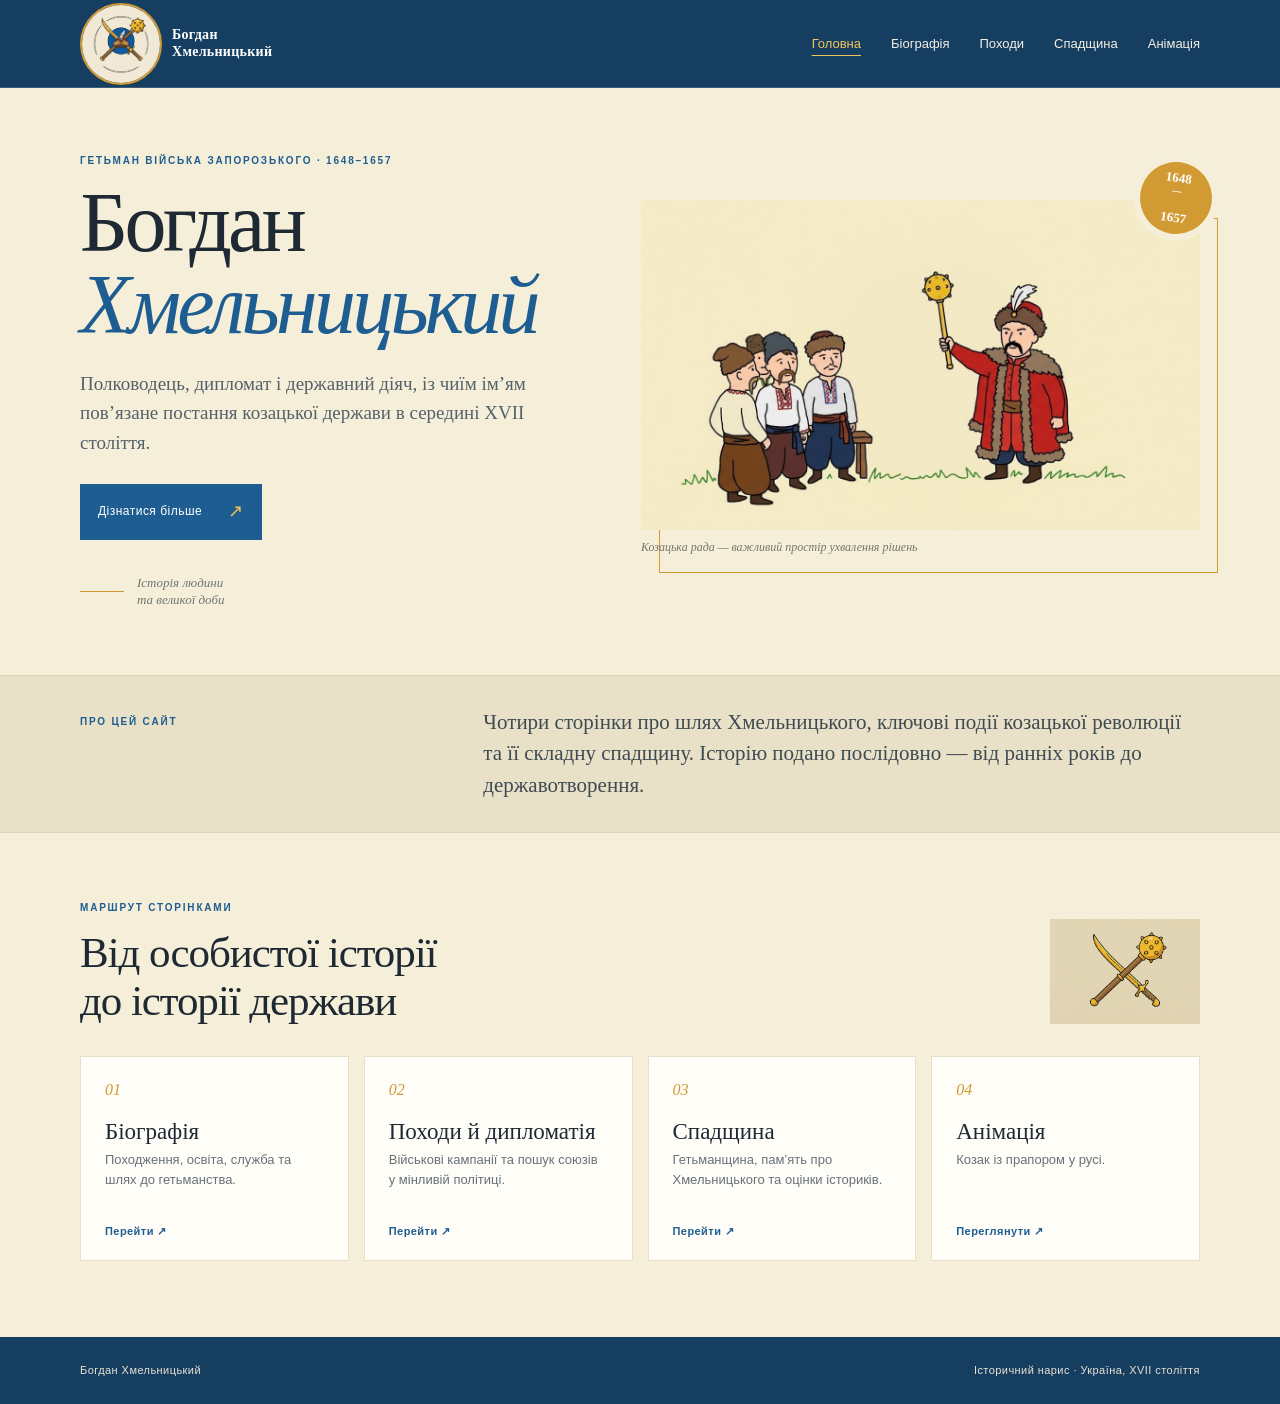
<file: index.html>
<!doctype html>
<html lang="uk">
<head>
  <meta charset="utf-8">
  <meta name="viewport" content="width=device-width, initial-scale=1">
  <meta name="theme-color" content="#f5efd9">
  <meta name="description" content="Історія Богдана Хмельницького, козацької революції та постання Гетьманщини.">
  <title>Богдан Хмельницький — Головна</title>
  <link rel="stylesheet" href="styles.css">
</head>
<body>
  <header class="site-header">
    <a class="brand" href="index.html"><img src="assets/логотип.jpg" alt="" class="brand-mark"><span>Богдан<br>Хмельницький</span></a>
    <button class="menu-toggle" aria-label="Відкрити меню" aria-expanded="false">Меню <span>☰</span></button>
    <nav class="main-nav" aria-label="Основна навігація">
      <a class="active" href="index.html">Головна</a><a href="biography.html">Біографія</a><a href="campaigns.html">Походи</a><a href="legacy.html">Спадщина</a><a href="animation.html">Анімація</a>
    </nav>
  </header>
  <main>
    <section class="hero wrap">
      <div class="hero-copy">
        <p class="eyebrow">Гетьман Війська Запорозького · 1648–1657</p>
        <h1>Богдан<br><em>Хмельницький</em></h1>
        <p class="lead">Полководець, дипломат і державний діяч, із чиїм ім’ям пов’язане постання козацької держави в середині XVII століття.</p>
        <a class="button" href="biography.html">Дізнатися більше <span aria-hidden="true">↗</span></a>
        <div class="hero-note"><span class="note-line"></span><span>Історія людини<br>та великої доби</span></div>
      </div>
      <figure class="hero-art"><img src="assets/козацька рада.jpg" alt="Козацький гетьман звертається до козаків на раді"><figcaption>Козацька рада — важливий простір ухвалення рішень</figcaption></figure>
      <div class="hero-seal" aria-hidden="true">1648<br><small>—</small><br>1657</div>
    </section>
    <section class="intro-band">
      <div class="wrap intro-grid"><p class="eyebrow">Про цей сайт</p><p class="intro-text">Чотири сторінки про шлях Хмельницького, ключові події козацької революції та її складну спадщину. Історію подано послідовно — від ранніх років до державотворення.</p></div>
    </section>
    <section class="wrap explore section-space">
      <div class="section-heading"><div><p class="eyebrow">Маршрут сторінками</p><h2>Від особистої історії<br>до історії держави</h2></div><img class="swords" src="assets/меч булава.jpg" alt="Перехрещені меч і булава"></div>
      <div class="card-grid">
        <a class="topic-card" href="biography.html"><span class="card-number">01</span><h3>Біографія</h3><p>Походження, освіта, служба та шлях до гетьманства.</p><span class="arrow">Перейти ↗</span></a>
        <a class="topic-card" href="campaigns.html"><span class="card-number">02</span><h3>Походи й дипломатія</h3><p>Військові кампанії та пошук союзів у мінливій політиці.</p><span class="arrow">Перейти ↗</span></a>
        <a class="topic-card" href="legacy.html"><span class="card-number">03</span><h3>Спадщина</h3><p>Гетьманщина, пам’ять про Хмельницького та оцінки істориків.</p><span class="arrow">Перейти ↗</span></a>
        <a class="topic-card" href="animation.html"><span class="card-number">04</span><h3>Анімація</h3><p>Козак із прапором у русі.</p><span class="arrow">Переглянути ↗</span></a>
      </div>
    </section>
  </main>
  <footer class="site-footer"><div class="wrap footer-inner"><span>Богдан Хмельницький</span><span>Історичний нарис · Україна, XVII століття</span></div></footer>
  <script src="script.js"></script>
</body>
</html>
</file>
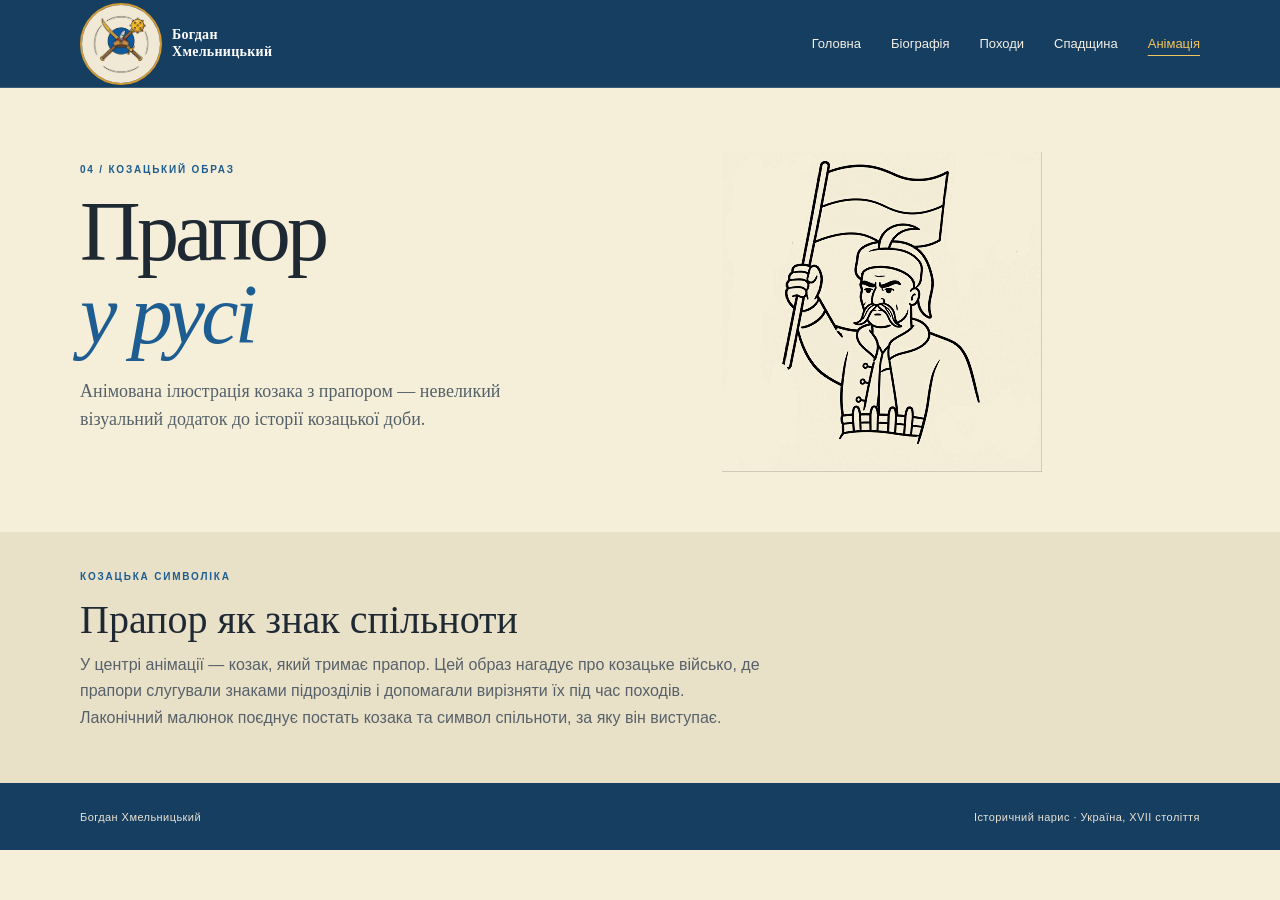
<file: animation.html>
<!doctype html>
<html lang="uk">
<head>
  <meta charset="utf-8">
  <meta name="viewport" content="width=device-width, initial-scale=1">
  <meta name="theme-color" content="#f5efd9">
  <meta name="description" content="Анімована ілюстрація козака з прапором.">
  <title>Анімація — Богдан Хмельницький</title>
  <link rel="stylesheet" href="styles.css">
</head>
<body>
  <header class="site-header">
    <a class="brand" href="index.html"><img src="assets/логотип.jpg" alt="" class="brand-mark"><span>Богдан<br>Хмельницький</span></a>
    <button class="menu-toggle" aria-label="Відкрити меню" aria-expanded="false">Меню <span>☰</span></button>
    <nav class="main-nav" aria-label="Основна навігація">
      <a href="index.html">Головна</a><a href="biography.html">Біографія</a><a href="campaigns.html">Походи</a><a href="legacy.html">Спадщина</a><a class="active" href="animation.html">Анімація</a>
    </nav>
  </header>
  <main>
    <section class="page-hero wrap animation-hero">
      <div><p class="eyebrow">04 / Козацький образ</p><h1>Прапор<br><em>у русі</em></h1><p class="lead">Анімована ілюстрація козака з прапором — невеликий візуальний додаток до історії козацької доби.</p></div>
      <figure class="gif-art"><img src="assets/gifpic.gif" alt="Анімований малюнок козака з прапором"></figure>
    </section>
    <section class="animation-note"><div class="wrap"><p class="eyebrow">Козацька символіка</p><h2>Прапор як знак спільноти</h2><p>У центрі анімації — козак, який тримає прапор. Цей образ нагадує про козацьке військо, де прапори слугували знаками підрозділів і допомагали вирізняти їх під час походів. Лаконічний малюнок поєднує постать козака та символ спільноти, за яку він виступає.</p></div></section>
  </main>
  <footer class="site-footer"><div class="wrap footer-inner"><span>Богдан Хмельницький</span><span>Історичний нарис · Україна, XVII століття</span></div></footer>
  <script src="script.js"></script>
</body>
</html>
</file>
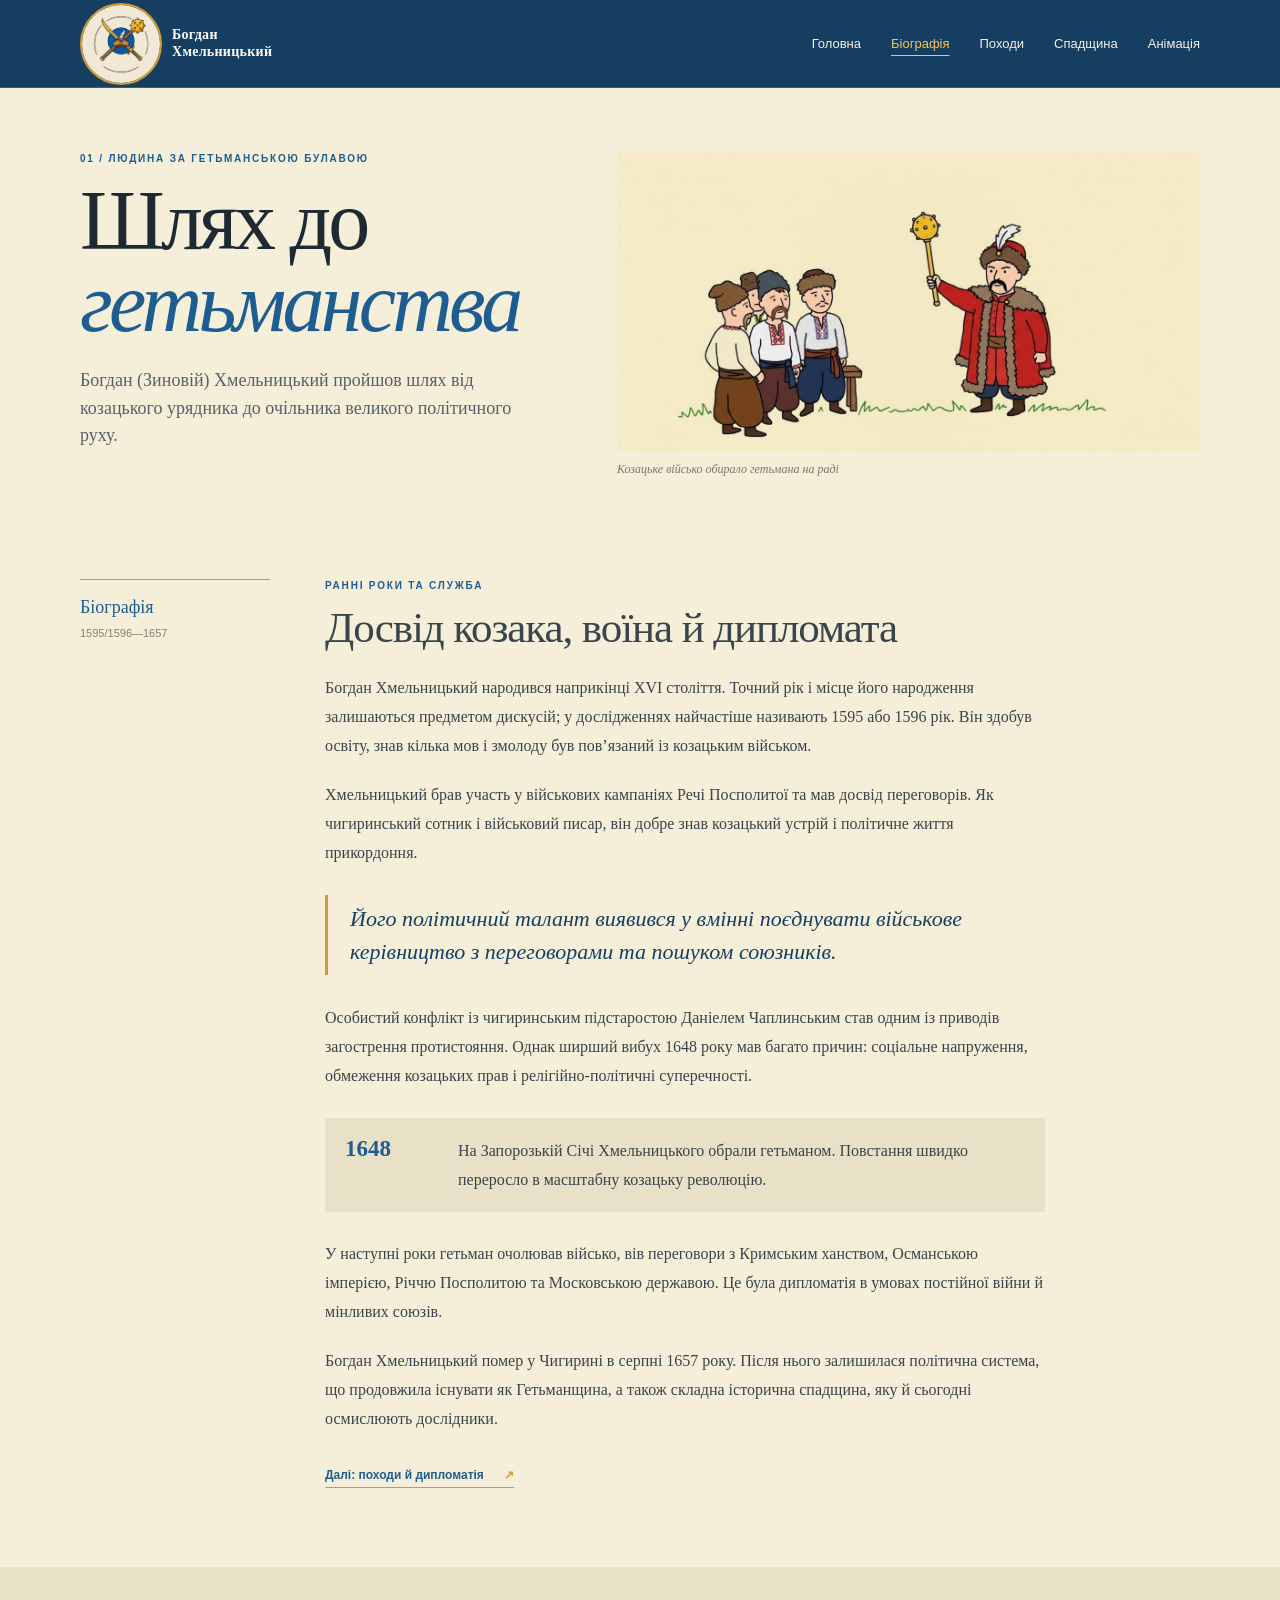
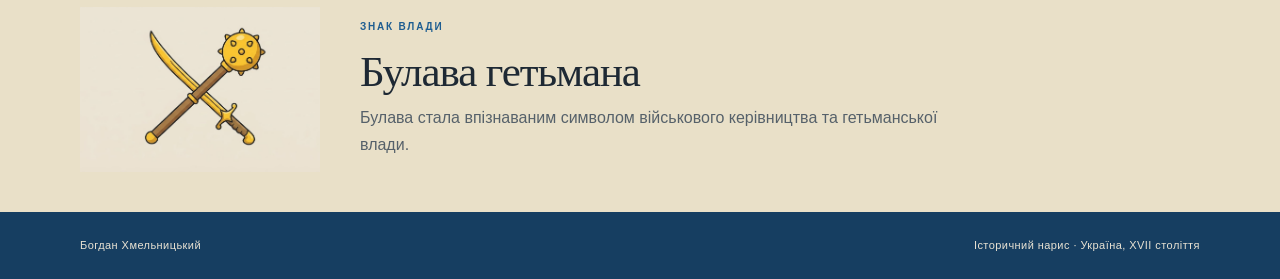
<file: biography.html>
<!doctype html>
<html lang="uk">
<head><meta charset="utf-8"><meta name="viewport" content="width=device-width, initial-scale=1"><meta name="theme-color" content="#f5efd9"><title>Біографія — Богдан Хмельницький</title><link rel="stylesheet" href="styles.css"></head>
<body>
  <header class="site-header"><a class="brand" href="index.html"><img src="assets/логотип.jpg" alt="" class="brand-mark"><span>Богдан<br>Хмельницький</span></a><button class="menu-toggle" aria-label="Відкрити меню" aria-expanded="false">Меню <span>☰</span></button><nav class="main-nav" aria-label="Основна навігація"><a href="index.html">Головна</a><a class="active" href="biography.html">Біографія</a><a href="campaigns.html">Походи</a><a href="legacy.html">Спадщина</a><a href="animation.html">Анімація</a></nav></header>
  <main>
    <section class="page-hero wrap"><div><p class="eyebrow">01 / Людина за гетьманською булавою</p><h1>Шлях до<br><em>гетьманства</em></h1><p class="lead">Богдан (Зиновій) Хмельницький пройшов шлях від козацького урядника до очільника великого політичного руху.</p></div><figure class="page-image"><img src="assets/козацька рада.jpg" alt="Гетьман із булавою на козацькій раді"><figcaption>Козацьке військо обирало гетьмана на раді</figcaption></figure></section>
    <section class="wrap reading-layout"><aside class="side-label">Біографія<br><span>1595/1596—1657</span></aside><article class="prose"><p class="eyebrow">Ранні роки та служба</p><h2>Досвід козака, воїна й дипломата</h2><p>Богдан Хмельницький народився наприкінці XVI століття. Точний рік і місце його народження залишаються предметом дискусій; у дослідженнях найчастіше називають 1595 або 1596 рік. Він здобув освіту, знав кілька мов і змолоду був пов’язаний із козацьким військом.</p><p>Хмельницький брав участь у військових кампаніях Речі Посполитої та мав досвід переговорів. Як чигиринський сотник і військовий писар, він добре знав козацький устрій і політичне життя прикордоння.</p><blockquote>Його політичний талант виявився у вмінні поєднувати військове керівництво з переговорами та пошуком союзників.</blockquote><p>Особистий конфлікт із чигиринським підстаростою Даніелем Чаплинським став одним із приводів загострення протистояння. Однак ширший вибух 1648 року мав багато причин: соціальне напруження, обмеження козацьких прав і релігійно-політичні суперечності.</p><div class="milestone"><span>1648</span><p>На Запорозькій Січі Хмельницького обрали гетьманом. Повстання швидко переросло в масштабну козацьку революцію.</p></div><p>У наступні роки гетьман очолював військо, вів переговори з Кримським ханством, Османською імперією, Річчю Посполитою та Московською державою. Це була дипломатія в умовах постійної війни й мінливих союзів.</p><p>Богдан Хмельницький помер у Чигирині в серпні 1657 року. Після нього залишилася політична система, що продовжила існувати як Гетьманщина, а також складна історична спадщина, яку й сьогодні осмислюють дослідники.</p><a class="text-link" href="campaigns.html">Далі: походи й дипломатія <span>↗</span></a></article></section>
    <section class="image-strip"><div class="wrap strip-grid"><img src="assets/меч булава.jpg" alt="Козацькі символи — меч і булава"><div><p class="eyebrow">Знак влади</p><h2>Булава гетьмана</h2><p>Булава стала впізнаваним символом військового керівництва та гетьманської влади.</p></div></div></section>
  </main><footer class="site-footer"><div class="wrap footer-inner"><span>Богдан Хмельницький</span><span>Історичний нарис · Україна, XVII століття</span></div></footer><script src="script.js"></script>
</body></html>
</file>
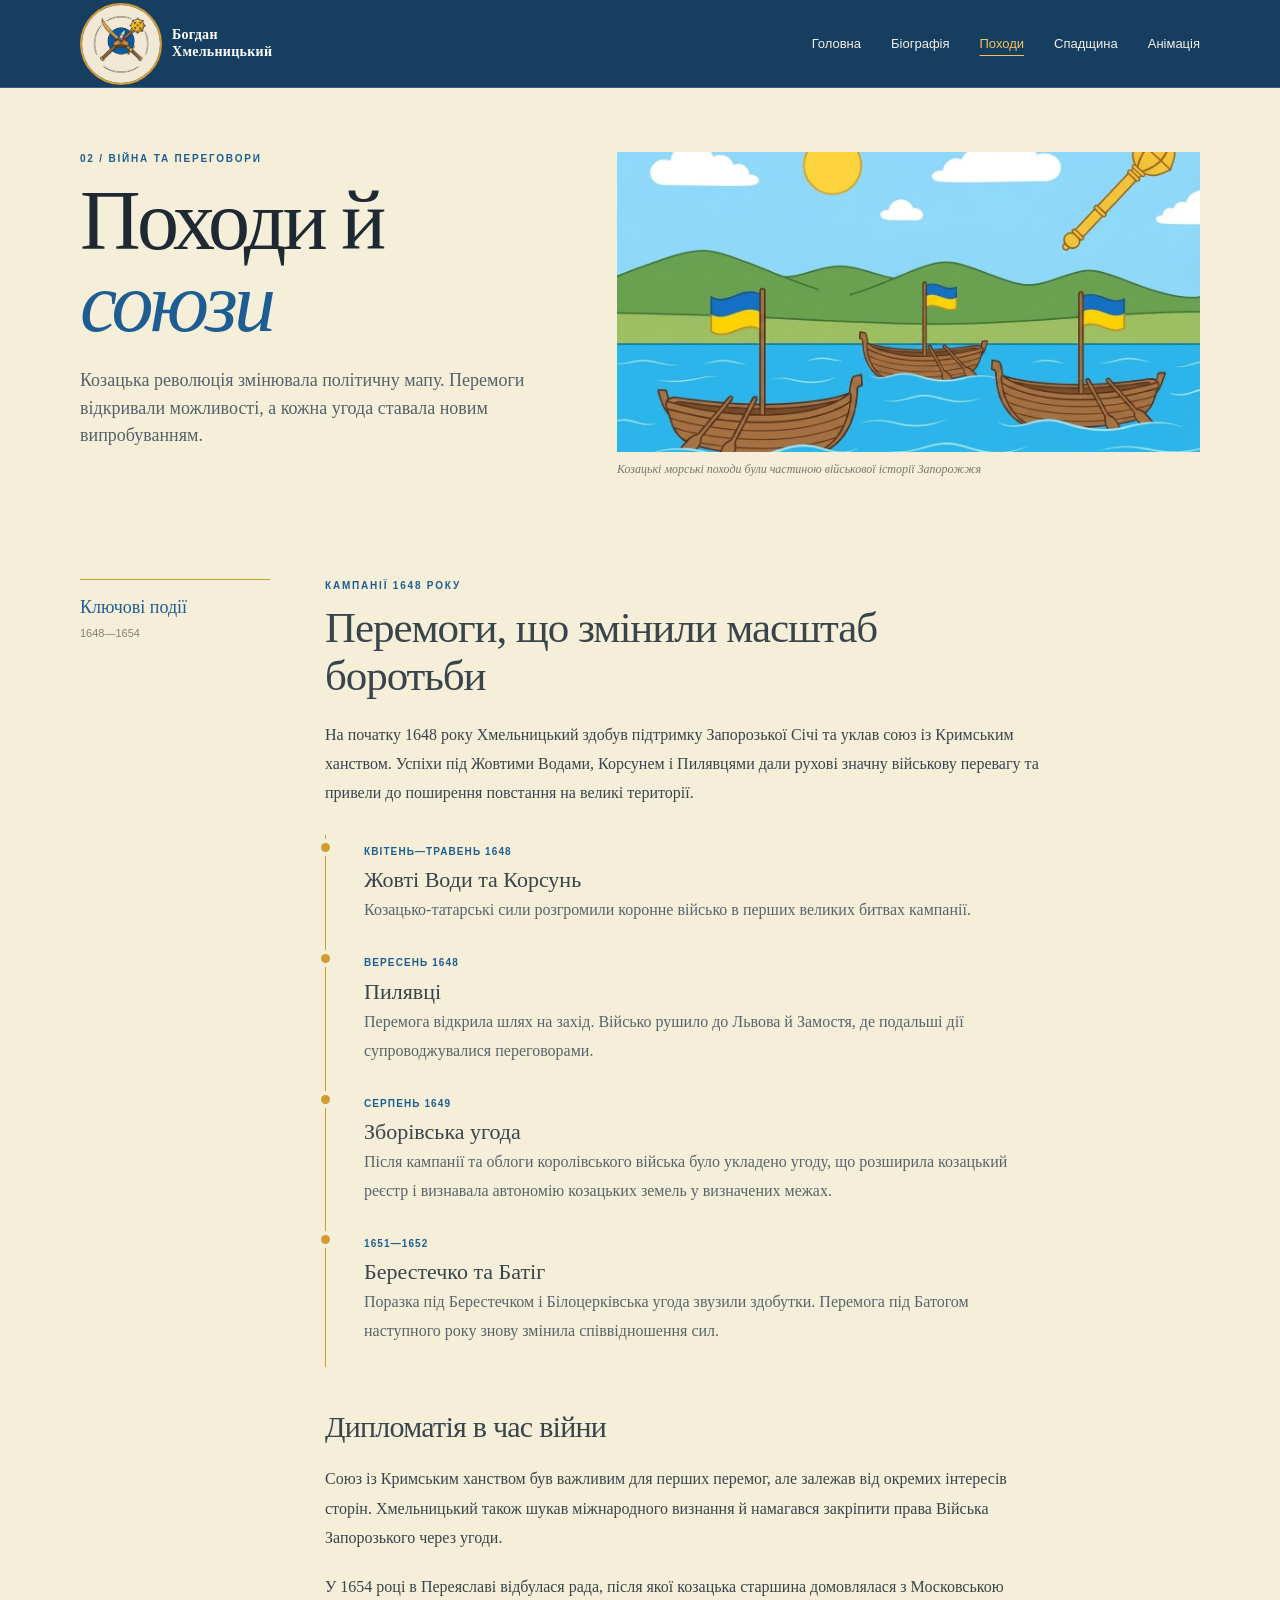
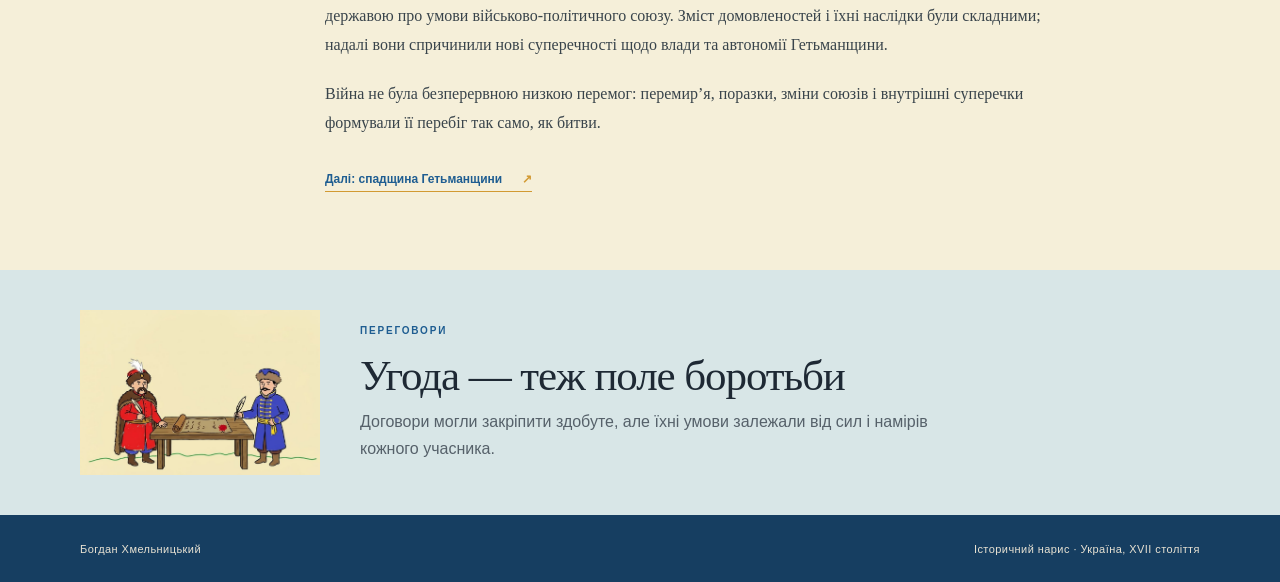
<file: campaigns.html>
<!doctype html>
<html lang="uk">
<head><meta charset="utf-8"><meta name="viewport" content="width=device-width, initial-scale=1"><meta name="theme-color" content="#f5efd9"><title>Походи й дипломатія — Богдан Хмельницький</title><link rel="stylesheet" href="styles.css"></head>
<body>
  <header class="site-header"><a class="brand" href="index.html"><img src="assets/логотип.jpg" alt="" class="brand-mark"><span>Богдан<br>Хмельницький</span></a><button class="menu-toggle" aria-label="Відкрити меню" aria-expanded="false">Меню <span>☰</span></button><nav class="main-nav" aria-label="Основна навігація"><a href="index.html">Головна</a><a href="biography.html">Біографія</a><a class="active" href="campaigns.html">Походи</a><a href="legacy.html">Спадщина</a><a href="animation.html">Анімація</a></nav></header>
  <main>
    <section class="page-hero wrap"><div><p class="eyebrow">02 / Війна та переговори</p><h1>Походи й<br><em>союзи</em></h1><p class="lead">Козацька революція змінювала політичну мапу. Перемоги відкривали можливості, а кожна угода ставала новим випробуванням.</p></div><figure class="page-image"><img src="assets/морський похід.jpg" alt="Козацькі човни на воді під прапорами"><figcaption>Козацькі морські походи були частиною військової історії Запорожжя</figcaption></figure></section>
    <section class="wrap reading-layout"><aside class="side-label">Ключові події<br><span>1648—1654</span></aside><article class="prose"><p class="eyebrow">Кампанії 1648 року</p><h2>Перемоги, що змінили масштаб боротьби</h2><p>На початку 1648 року Хмельницький здобув підтримку Запорозької Січі та уклав союз із Кримським ханством. Успіхи під Жовтими Водами, Корсунем і Пилявцями дали рухові значну військову перевагу та привели до поширення повстання на великі території.</p><div class="timeline"><div><span>Квітень—травень 1648</span><h3>Жовті Води та Корсунь</h3><p>Козацько-татарські сили розгромили коронне військо в перших великих битвах кампанії.</p></div><div><span>Вересень 1648</span><h3>Пилявці</h3><p>Перемога відкрила шлях на захід. Військо рушило до Львова й Замостя, де подальші дії супроводжувалися переговорами.</p></div><div><span>Серпень 1649</span><h3>Зборівська угода</h3><p>Після кампанії та облоги королівського війська було укладено угоду, що розширила козацький реєстр і визнавала автономію козацьких земель у визначених межах.</p></div><div><span>1651—1652</span><h3>Берестечко та Батіг</h3><p>Поразка під Берестечком і Білоцерківська угода звузили здобутки. Перемога під Батогом наступного року знову змінила співвідношення сил.</p></div></div><h2 class="subhead">Дипломатія в час війни</h2><p>Союз із Кримським ханством був важливим для перших перемог, але залежав від окремих інтересів сторін. Хмельницький також шукав міжнародного визнання й намагався закріпити права Війська Запорозького через угоди.</p><p>У 1654 році в Переяславі відбулася рада, після якої козацька старшина домовлялася з Московською державою про умови військово-політичного союзу. Зміст домовленостей і їхні наслідки були складними; надалі вони спричинили нові суперечності щодо влади та автономії Гетьманщини.</p><p>Війна не була безперервною низкою перемог: перемир’я, поразки, зміни союзів і внутрішні суперечки формували її перебіг так само, як битви.</p><a class="text-link" href="legacy.html">Далі: спадщина Гетьманщини <span>↗</span></a></article></section>
    <section class="image-strip blue-strip"><div class="wrap strip-grid"><img src="assets/мирний договир.jpg" alt="Козацький гетьман і представник іншої держави ведуть переговори за столом"><div><p class="eyebrow">Переговори</p><h2>Угода — теж поле боротьби</h2><p>Договори могли закріпити здобуте, але їхні умови залежали від сил і намірів кожного учасника.</p></div></div></section>
  </main><footer class="site-footer"><div class="wrap footer-inner"><span>Богдан Хмельницький</span><span>Історичний нарис · Україна, XVII століття</span></div></footer><script src="script.js"></script>
</body></html>
</file>
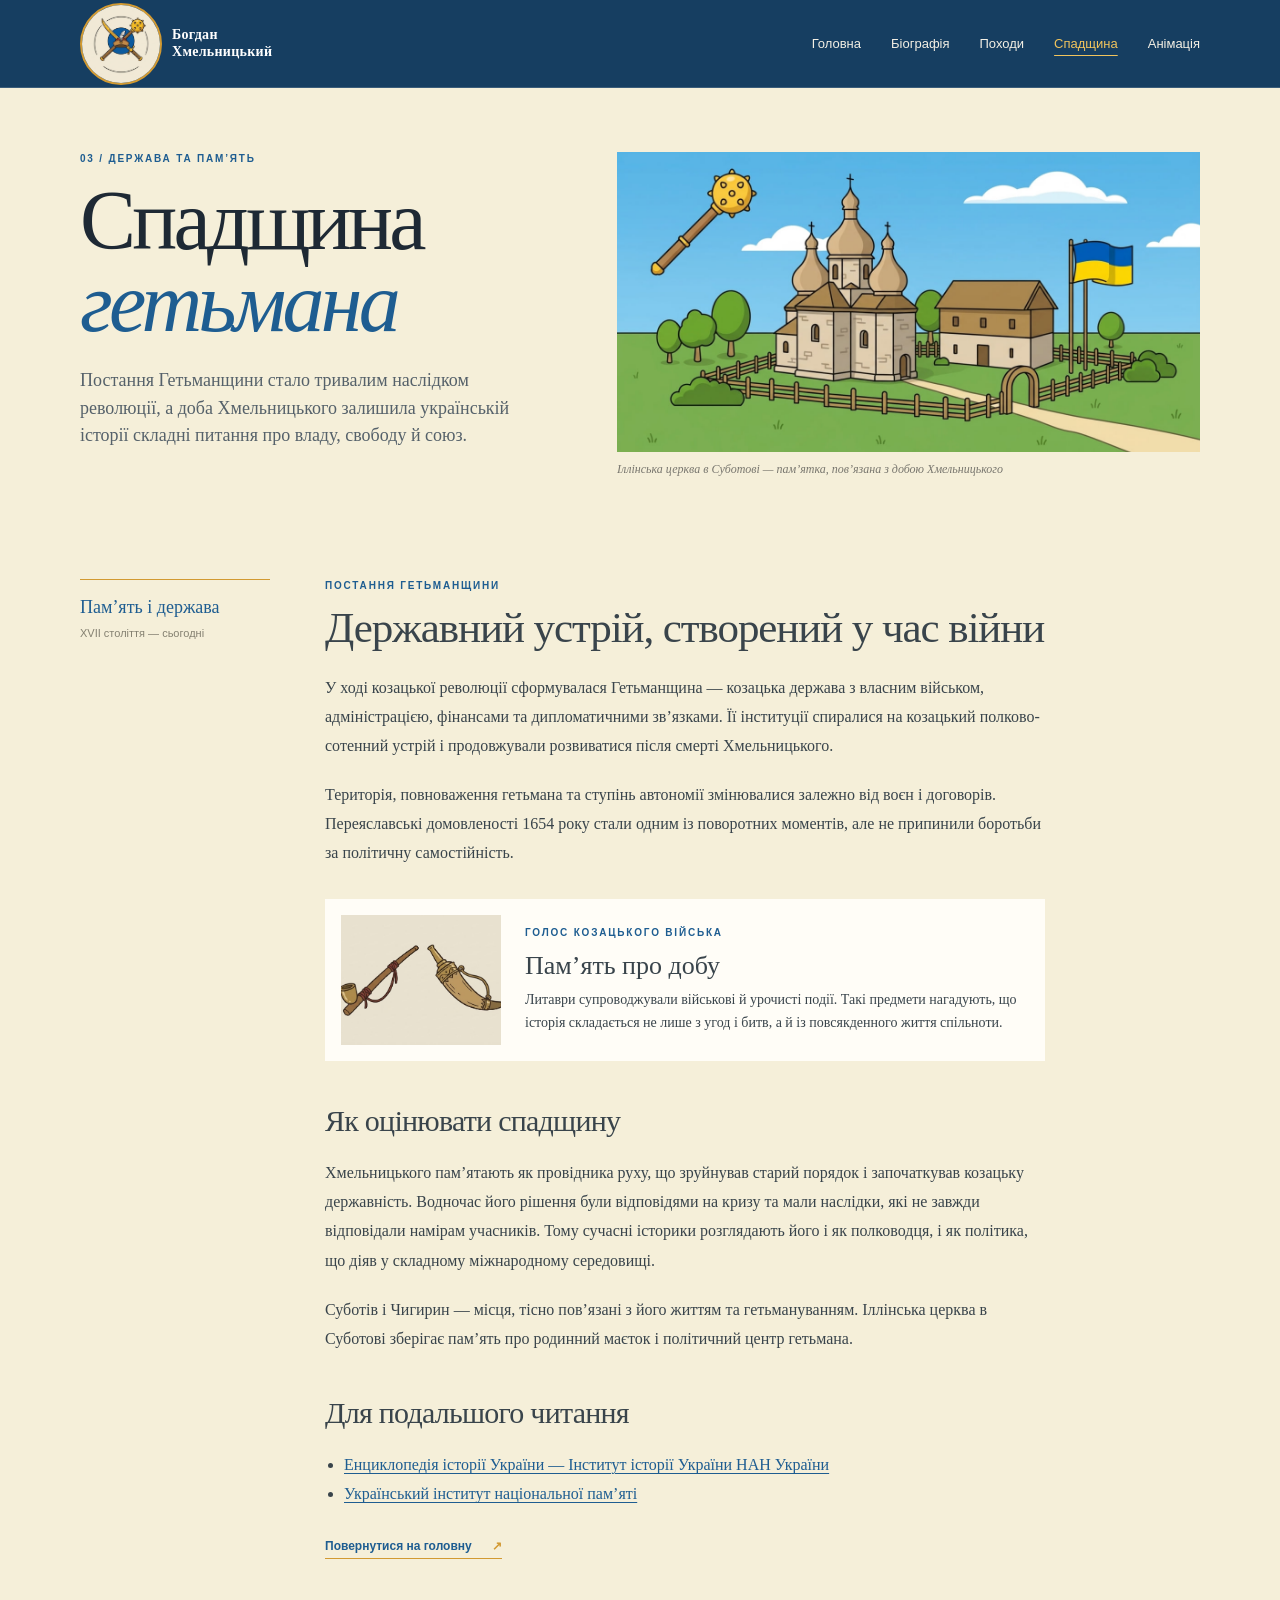
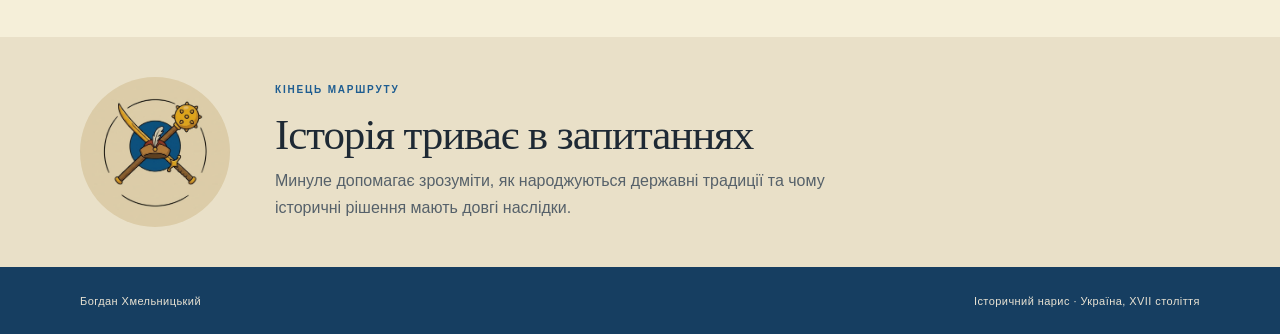
<file: legacy.html>
<!doctype html>
<html lang="uk">
<head><meta charset="utf-8"><meta name="viewport" content="width=device-width, initial-scale=1"><meta name="theme-color" content="#f5efd9"><title>Спадщина — Богдан Хмельницький</title><link rel="stylesheet" href="styles.css"></head>
<body>
  <header class="site-header"><a class="brand" href="index.html"><img src="assets/логотип.jpg" alt="" class="brand-mark"><span>Богдан<br>Хмельницький</span></a><button class="menu-toggle" aria-label="Відкрити меню" aria-expanded="false">Меню <span>☰</span></button><nav class="main-nav" aria-label="Основна навігація"><a href="index.html">Головна</a><a href="biography.html">Біографія</a><a href="campaigns.html">Походи</a><a class="active" href="legacy.html">Спадщина</a><a href="animation.html">Анімація</a></nav></header>
  <main>
    <section class="page-hero wrap"><div><p class="eyebrow">03 / Держава та пам’ять</p><h1>Спадщина<br><em>гетьмана</em></h1><p class="lead">Постання Гетьманщини стало тривалим наслідком революції, а доба Хмельницького залишила українській історії складні питання про владу, свободу й союз.</p></div><figure class="page-image"><img src="assets/іллінська церква.jpg" alt="Іллінська церква в Суботові серед зеленого подвір’я"><figcaption>Іллінська церква в Суботові — пам’ятка, пов’язана з добою Хмельницького</figcaption></figure></section>
    <section class="wrap reading-layout"><aside class="side-label">Пам’ять і держава<br><span>XVII століття — сьогодні</span></aside><article class="prose"><p class="eyebrow">Постання Гетьманщини</p><h2>Державний устрій, створений у час війни</h2><p>У ході козацької революції сформувалася Гетьманщина — козацька держава з власним військом, адміністрацією, фінансами та дипломатичними зв’язками. Її інституції спиралися на козацький полково-сотенний устрій і продовжували розвиватися після смерті Хмельницького.</p><p>Територія, повноваження гетьмана та ступінь автономії змінювалися залежно від воєн і договорів. Переяславські домовленості 1654 року стали одним із поворотних моментів, але не припинили боротьби за політичну самостійність.</p><div class="quote-card"><img src="assets/литаври.jpg" alt="Козацькі литаври та порохівниця"><div><p class="eyebrow">Голос козацького війська</p><h3>Пам’ять про добу</h3><p>Литаври супроводжували військові й урочисті події. Такі предмети нагадують, що історія складається не лише з угод і битв, а й із повсякденного життя спільноти.</p></div></div><h2 class="subhead">Як оцінювати спадщину</h2><p>Хмельницького пам’ятають як провідника руху, що зруйнував старий порядок і започаткував козацьку державність. Водночас його рішення були відповідями на кризу та мали наслідки, які не завжди відповідали намірам учасників. Тому сучасні історики розглядають його і як полководця, і як політика, що діяв у складному міжнародному середовищі.</p><p>Суботів і Чигирин — місця, тісно пов’язані з його життям та гетьмануванням. Іллінська церква в Суботові зберігає пам’ять про родинний маєток і політичний центр гетьмана.</p><h2 class="subhead">Для подальшого читання</h2><ul class="sources"><li><a href="https://history.org.ua/" target="_blank" rel="noreferrer">Енциклопедія історії України — Інститут історії України НАН України</a></li><li><a href="https://uinp.gov.ua/" target="_blank" rel="noreferrer">Український інститут національної пам’яті</a></li></ul><a class="text-link" href="index.html">Повернутися на головну <span>↗</span></a></article></section>
    <section class="closing"><div class="wrap closing-inner"><img src="assets/логотип.jpg" alt="Козацька емблема із шаблею, булавою та шапкою"><div><p class="eyebrow">Кінець маршруту</p><h2>Історія триває в запитаннях</h2><p>Минуле допомагає зрозуміти, як народжуються державні традиції та чому історичні рішення мають довгі наслідки.</p></div></div></section>
  </main><footer class="site-footer"><div class="wrap footer-inner"><span>Богдан Хмельницький</span><span>Історичний нарис · Україна, XVII століття</span></div></footer><script src="script.js"></script>
</body></html>
</file>
<file: styles.css>
:root{--paper:#f5efd9;--paper-deep:#ece2c5;--ink:#1e2934;--muted:#68717a;--blue:#1e5d91;--blue-dark:#163e61;--gold:#d29a32;--green:#47744d;--white:#fffdf7;--line:#d9cfb5;--serif:Georgia,serif;--sans:Arial,sans-serif}
*{box-sizing:border-box}html{scroll-behavior:smooth}body{margin:0;background:var(--paper);color:var(--ink);font-family:var(--sans);line-height:1.65}img{display:block;max-width:100%}a{color:inherit}.wrap{width:min(1120px,calc(100% - 48px));margin-inline:auto}.site-header{height:88px;padding:0 max(24px,calc((100vw - 1120px)/2));display:flex;align-items:center;justify-content:space-between;gap:24px;background:var(--blue-dark);border-bottom:1px solid rgba(255,255,255,.16);position:relative;z-index:3}.brand{display:flex;align-items:center;gap:10px;color:#fff;text-decoration:none;font:700 14px/1.15 var(--serif);letter-spacing:.02em}.brand-mark{width:82px;height:82px;object-fit:cover;object-position:center;border-radius:50%;border:2px solid var(--gold);background:var(--paper);flex:none}.main-nav{display:flex;align-items:center;gap:30px}.main-nav a{text-decoration:none;color:#f4f0e5;font-size:13px}.main-nav a:hover,.main-nav a.active{color:#f1c45d;text-decoration:underline;text-decoration-color:#f1c45d;text-underline-offset:7px}.menu-toggle{display:none;border:0;background:none;color:#fff;font:inherit}.hero{min-height:540px;display:grid;grid-template-columns:.95fr 1.05fr;align-items:center;gap:55px;position:relative;padding-top:46px;padding-bottom:54px}.hero-copy{padding:20px 0 12px}.eyebrow{margin:0 0 14px;color:var(--blue);font-size:10px;line-height:1.4;font-weight:700;text-transform:uppercase;letter-spacing:.18em}.hero h1,.page-hero h1{font:400 clamp(48px,7vw,84px)/.98 var(--serif);letter-spacing:-.045em;margin:0 0 22px}.hero h1 em,.page-hero h1 em{color:var(--blue);font-weight:400}.lead{max-width:470px;margin:0 0 27px;color:#55616a;font:19px/1.55 var(--serif)}.button{display:inline-flex;align-items:center;gap:26px;background:var(--blue);color:#fff;text-decoration:none;padding:13px 18px;font-size:12px;letter-spacing:.04em;transition:background .2s}.button:hover{background:var(--blue-dark)}.button span{color:#f0c35a;font-size:18px}.hero-note{display:flex;align-items:center;gap:13px;margin-top:34px;color:#717871;font:italic 13px/1.35 var(--serif)}.note-line{display:block;width:44px;height:1px;background:var(--gold)}.hero-art{margin:0;position:relative}.hero-art:before{content:"";position:absolute;inset:18px -18px -18px 18px;border:1px solid var(--gold);z-index:-1}.hero-art img{width:100%;height:330px;object-fit:cover}.hero-art figcaption,.page-image figcaption{margin-top:10px;color:#78766e;font:italic 12px var(--serif)}.hero-seal{position:absolute;right:-12px;top:74px;width:72px;height:72px;display:grid;place-content:center;text-align:center;border-radius:50%;background:var(--gold);color:#fff;font:700 13px/1.1 var(--serif);transform:rotate(8deg);box-shadow:0 0 0 7px var(--paper)}.hero-seal small{font-size:10px}.intro-band{background:#e9e0c8;border-block:1px solid #ded3b6}.intro-grid{padding:31px 0;display:grid;grid-template-columns:1fr 2fr;gap:45px;align-items:start}.intro-grid .eyebrow{margin-top:8px}.intro-text{max-width:720px;margin:0;font:21px/1.5 var(--serif);color:#3e4b52}.section-space{padding-top:68px;padding-bottom:76px}.section-heading{display:flex;justify-content:space-between;align-items:end;margin-bottom:32px}.section-heading h2,.prose h2,.image-strip h2,.closing h2{font:400 clamp(28px,4vw,43px)/1.1 var(--serif);letter-spacing:-.025em;margin:0}.swords{width:150px;height:105px;object-fit:cover;mix-blend-mode:multiply}.card-grid{display:grid;grid-template-columns:repeat(3,1fr);gap:15px}.topic-card{min-height:205px;padding:24px 24px 20px;background:var(--white);border:1px solid #e8dfc8;text-decoration:none;display:flex;flex-direction:column;transition:transform .2s,border-color .2s}.topic-card:hover{transform:translateY(-4px);border-color:var(--gold)}.card-number{font:italic 16px var(--serif);color:var(--gold)}.topic-card h3{margin:20px 0 5px;font:400 23px var(--serif)}.topic-card p{margin:0 0 16px;color:var(--muted);font-size:13px;line-height:1.55}.arrow{margin-top:auto;color:var(--blue);font-size:11px;font-weight:700;letter-spacing:.04em}.site-footer{background:var(--blue-dark);color:#e8e2d3}.footer-inner{min-height:67px;display:flex;justify-content:space-between;align-items:center;gap:15px;font-size:11px;letter-spacing:.04em}.page-hero{display:grid;grid-template-columns:.9fr 1.1fr;align-items:center;gap:60px;padding-top:64px;padding-bottom:60px}.page-hero .lead{font-size:18px}.page-image{margin:0}.page-image img{width:100%;height:300px;object-fit:cover}.reading-layout{display:grid;grid-template-columns:190px minmax(0,720px);gap:55px;padding-top:42px;padding-bottom:78px}.side-label{border-top:1px solid var(--gold);padding-top:15px;align-self:start;color:var(--blue);font:18px/1.35 var(--serif)}.side-label span{display:block;margin-top:7px;color:#848071;font:11px var(--sans)}.prose{font:16px/1.82 var(--serif);color:#39444b}.prose p{margin:0 0 20px}.prose .eyebrow{font-family:var(--sans);margin-bottom:11px}.prose h2{margin:0 0 21px}.prose .subhead{margin-top:43px;font-size:30px}.prose h3{font:400 22px var(--serif);margin:4px 0}.prose blockquote{margin:28px 0;padding:7px 0 7px 22px;border-left:3px solid var(--gold);font:italic 22px/1.5 var(--serif);color:var(--blue-dark)}.milestone{display:grid;grid-template-columns:95px 1fr;gap:18px;align-items:start;padding:18px 20px;background:#e9e0c8;margin:27px 0}.milestone span{color:var(--blue);font:700 23px var(--serif)}.milestone p{margin:0}.text-link{display:inline-flex;gap:20px;margin-top:15px;color:var(--blue);font:700 12px var(--sans);text-decoration:none;border-bottom:1px solid var(--gold);padding-bottom:5px}.text-link span{color:var(--gold)}.timeline{margin:28px 0 34px;padding-left:20px;border-left:1px solid var(--gold)}.timeline>div{position:relative;padding:0 0 22px 18px}.timeline>div:before{content:"";position:absolute;left:-25px;top:8px;width:9px;height:9px;border-radius:50%;background:var(--gold);box-shadow:0 0 0 4px var(--paper)}.timeline span{color:var(--blue);font:700 10px var(--sans);letter-spacing:.11em;text-transform:uppercase}.timeline h3{margin:3px 0 2px}.timeline p{margin:0;color:#58646b}.image-strip{background:#e9e0c8;padding:40px 0}.blue-strip{background:#d8e6e7}.strip-grid{display:grid;grid-template-columns:240px 1fr;gap:40px;align-items:center}.strip-grid img{width:240px;height:165px;object-fit:cover}.strip-grid p:last-child{max-width:590px;margin:10px 0 0;color:#56616a}.quote-card{display:grid;grid-template-columns:160px 1fr;gap:24px;align-items:center;background:var(--white);padding:16px;margin:32px 0}.quote-card img{width:160px;height:130px;object-fit:cover}.quote-card h3{font-size:26px}.quote-card p:last-child{margin:8px 0 0;font-size:14px;line-height:1.6}.sources{padding-left:19px}.sources a{color:var(--blue);text-underline-offset:3px}.closing{background:#e9e0c8;padding:40px 0}.closing-inner{display:grid;grid-template-columns:160px 1fr;gap:35px;align-items:center}.closing img{width:150px;height:150px;object-fit:cover;border-radius:50%;mix-blend-mode:multiply}.closing p:last-child{max-width:620px;margin:10px 0 0;color:#56616a}
@media(max-width:760px){.wrap{width:min(100% - 36px,560px)}.site-header{height:74px;padding:0 18px}.brand-mark{width:68px;height:68px}.menu-toggle{display:block;margin-left:auto;font-size:12px}.menu-toggle span{margin-left:6px;color:var(--blue)}.main-nav{display:none;position:absolute;top:73px;left:0;right:0;background:var(--blue-dark);padding:17px 22px 22px;box-shadow:0 10px 15px #1523301a;flex-direction:column;align-items:flex-start;gap:15px}.main-nav.open{display:flex}.hero,.page-hero{grid-template-columns:1fr;gap:30px;padding-top:44px;padding-bottom:44px}.hero h1,.page-hero h1{font-size:62px}.hero-art img{height:auto;max-height:320px}.hero-seal{top:auto;bottom:260px;right:0}.intro-grid{grid-template-columns:1fr;gap:8px;padding:25px 0}.intro-text{font-size:19px}.section-space{padding:48px 0}.section-heading{align-items:center}.section-heading h2{font-size:31px}.swords{width:105px;height:78px}.card-grid{grid-template-columns:1fr}.topic-card{min-height:175px}.footer-inner{padding:17px 0;align-items:flex-start;flex-direction:column;gap:5px}.reading-layout{grid-template-columns:1fr;gap:18px;padding-top:24px;padding-bottom:54px}.side-label{max-width:100%;font-size:15px}.side-label span{display:inline;margin-left:7px}.prose{font-size:15px}.prose h2{font-size:31px}.strip-grid{grid-template-columns:1fr;gap:19px}.strip-grid img{width:100%;height:210px}.quote-card{grid-template-columns:105px 1fr;gap:15px;padding:12px}.quote-card img{width:105px;height:110px}.quote-card h3{font-size:22px}.quote-card p:last-child{font-size:13px}.closing-inner{grid-template-columns:90px 1fr;gap:18px}.closing img{width:85px;height:85px}.closing h2{font-size:27px}.milestone{grid-template-columns:1fr;gap:3px}.page-image img{height:auto;max-height:310px}}






.animation-hero{grid-template-columns:.8fr 1.2fr}.gif-art{margin:0 auto;display:flex;justify-content:center}.gif-art img{width:min(100%,480px);height:auto;mix-blend-mode:multiply}.animation-note{padding:38px 0 52px;background:#e9e0c8}.animation-note h2{font:400 clamp(28px,4vw,40px)/1.1 var(--serif);margin:0 0 10px}.animation-note p:last-child{max-width:680px;margin:0;color:#56616a}.card-grid{grid-template-columns:repeat(4,1fr)}@media(max-width:760px){.card-grid{grid-template-columns:1fr}.animation-hero{grid-template-columns:1fr}.gif-art img{width:min(100%,420px)}}
</file>
